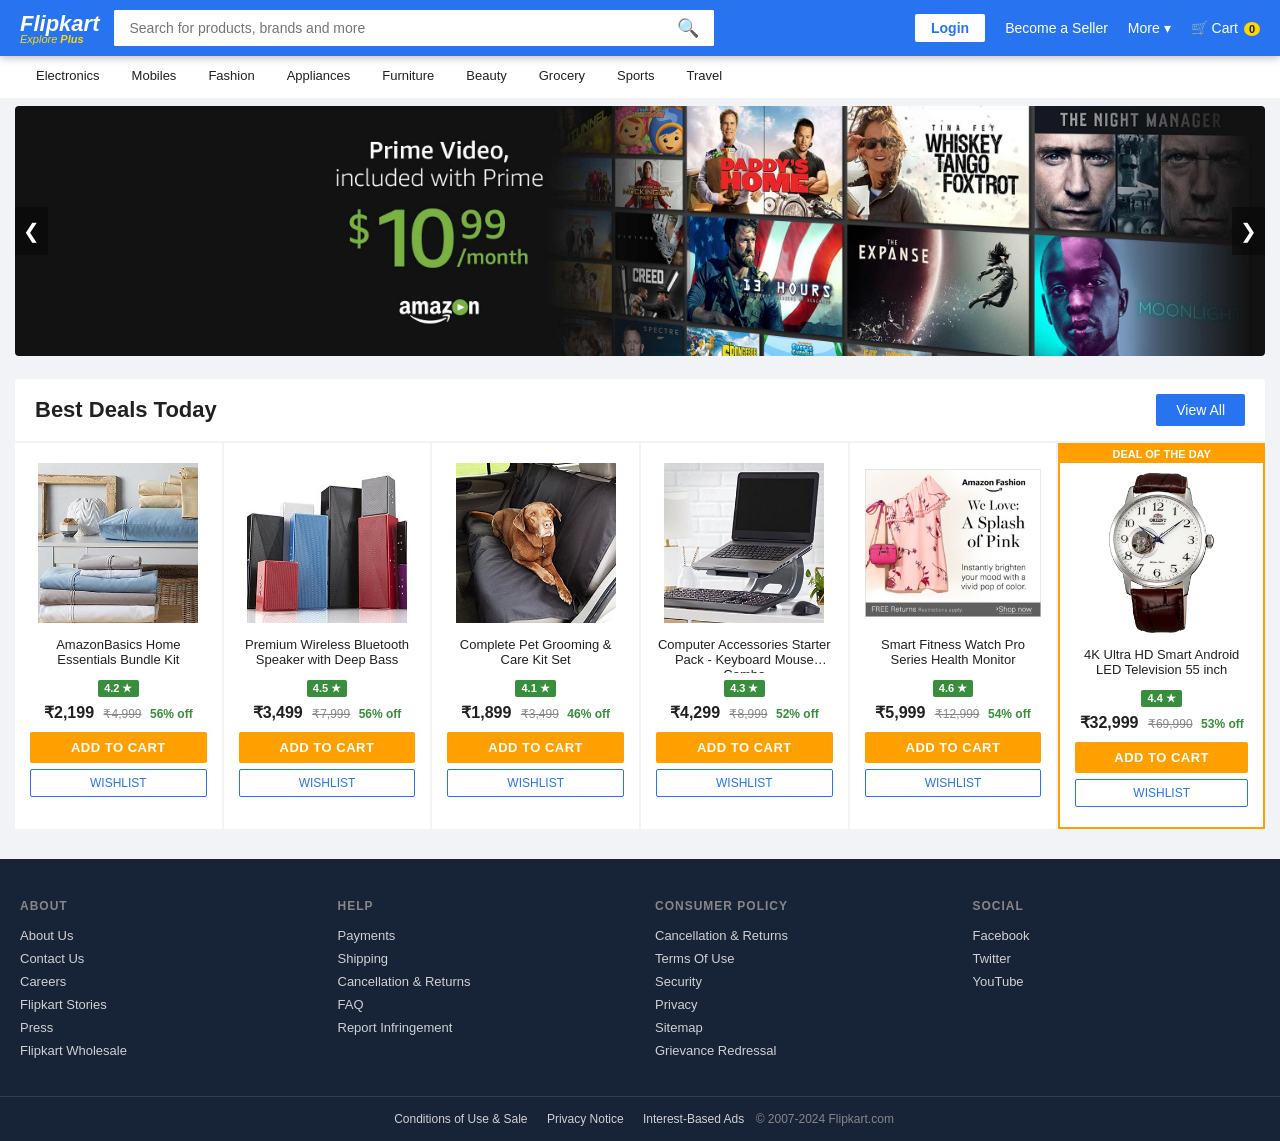
<file: webapp/index.html>
<!DOCTYPE html>
<html>
<head>
  <meta charset="utf-8">
  <meta name="viewport" content="width=device-width, initial-scale=1">
  <title>Flipkart - India's Fashion and Lifestyle Store</title>
  <link rel="stylesheet" href="css/style.css">
  <style>
    .hero-banner { background: linear-gradient(135deg,#2874f0 0%,#1a5dc8 100%); padding: 20px; text-align:center; color:#fff; margin-bottom:2px; }
    .hero-banner h1 { font-size:28px; margin-bottom:8px; }
    .hero-banner p  { font-size:15px; opacity:.85; }
  </style>
</head>
<body>

<!-- ===== HEADER ===== -->
<header>
  <div id="nav-belt">
    <div id="nav-logo">
      <a href="index.html" class="fk-logo">
        Flipkart
        <span>Explore <b>Plus</b></span>
      </a>
    </div>

    <div id="nav-search">
      <form onsubmit="return false;">
        <input type="text" id="search-input" placeholder="Search for products, brands and more">
        <button class="search-btn" type="submit">&#128269;</button>
      </form>
    </div>

    <div class="nav-links">
      <a href="#" class="login-btn" id="login-btn">Login</a>
      <a href="#">Become a Seller</a>
      <a href="#">More ▾</a>
      <a href="cart.html" class="cart-link" id="cart-link">
        &#128722; Cart <span class="cart-count" id="cart-count">0</span>
      </a>
    </div>
  </div>
</header>

<!-- ===== CATEGORY NAV ===== -->
<div id="cat-nav">
  <ul>
    <li><a href="#" id="cat-electronics">Electronics</a></li>
    <li><a href="#" id="cat-mobiles">Mobiles</a></li>
    <li><a href="#" id="cat-fashion">Fashion</a></li>
    <li><a href="#" id="cat-appliances">Appliances</a></li>
    <li><a href="#" id="cat-furniture">Furniture</a></li>
    <li><a href="#" id="cat-beauty">Beauty</a></li>
    <li><a href="#" id="cat-grocery">Grocery</a></li>
    <li><a href="#" id="cat-sports">Sports</a></li>
    <li><a href="#" id="cat-travel">Travel</a></li>
  </ul>
</div>

<!-- Cart Notification -->
<div id="cart-notification">Item added to cart!</div>

<!-- ===== BANNER CAROUSEL ===== -->
<div id="banner-section">
  <div class="container">
    <div class="fk-carousel" id="fk-carousel">
      <img src="img/slide_1.jpg" class="active" alt="Banner 1">
      <img src="img/slide_2.jpg" alt="Banner 2">
      <img src="img/slide_3.jpg" alt="Banner 3">
      <img src="img/slide_4.jpg" alt="Banner 4">
      <img src="img/slide_5.jpg" alt="Banner 5">
      <button class="carousel-btn prev" onclick="changeSlide(-1)">&#10094;</button>
      <button class="carousel-btn next" onclick="changeSlide(1)">&#10095;</button>
    </div>
  </div>
</div>

<!-- ===== PRODUCTS SECTION ===== -->
<div id="products-section">
  <div class="section-header">
    <h2>Best Deals Today</h2>
    <a href="#">View All</a>
  </div>

  <div class="products-grid" id="products-grid">

    <!-- Product 1 -->
    <div class="product-card" id="product-1">
      <img src="img/product_1.jpg" alt="Home Essentials">
      <div class="p-name">AmazonBasics Home Essentials Bundle Kit</div>
      <div><span class="p-rating">4.2 &#9733;</span></div>
      <div>
        <span class="p-price">&#8377;2,199</span>
        <span class="p-original">&#8377;4,999</span>
        <span class="p-discount">56% off</span>
      </div>
      <button class="btn-cart" id="add-to-cart-1"
        onclick="addToCart('AmazonBasics Home Essentials Bundle Kit','&#8377;2,199','img/product_1.jpg')">
        ADD TO CART
      </button>
      <button class="btn-wishlist">WISHLIST</button>
    </div>

    <!-- Product 2 -->
    <div class="product-card" id="product-2">
      <img src="img/product_2.jpg" alt="Bluetooth Speaker">
      <div class="p-name">Premium Wireless Bluetooth Speaker with Deep Bass</div>
      <div><span class="p-rating">4.5 &#9733;</span></div>
      <div>
        <span class="p-price">&#8377;3,499</span>
        <span class="p-original">&#8377;7,999</span>
        <span class="p-discount">56% off</span>
      </div>
      <button class="btn-cart" id="add-to-cart-2"
        onclick="addToCart('Premium Wireless Bluetooth Speaker','&#8377;3,499','img/product_2.jpg')">
        ADD TO CART
      </button>
      <button class="btn-wishlist">WISHLIST</button>
    </div>

    <!-- Product 3 -->
    <div class="product-card" id="product-3">
      <img src="img/product_3.jpg" alt="Pet Care">
      <div class="p-name">Complete Pet Grooming & Care Kit Set</div>
      <div><span class="p-rating">4.1 &#9733;</span></div>
      <div>
        <span class="p-price">&#8377;1,899</span>
        <span class="p-original">&#8377;3,499</span>
        <span class="p-discount">46% off</span>
      </div>
      <button class="btn-cart" id="add-to-cart-3"
        onclick="addToCart('Complete Pet Grooming & Care Kit Set','&#8377;1,899','img/product_3.jpg')">
        ADD TO CART
      </button>
      <button class="btn-wishlist">WISHLIST</button>
    </div>

    <!-- Product 4 -->
    <div class="product-card" id="product-4">
      <img src="img/product_4.jpg" alt="Computer Accessories">
      <div class="p-name">Computer Accessories Starter Pack - Keyboard Mouse Combo</div>
      <div><span class="p-rating">4.3 &#9733;</span></div>
      <div>
        <span class="p-price">&#8377;4,299</span>
        <span class="p-original">&#8377;8,999</span>
        <span class="p-discount">52% off</span>
      </div>
      <button class="btn-cart" id="add-to-cart-4"
        onclick="addToCart('Computer Accessories Starter Pack','&#8377;4,299','img/product_4.jpg')">
        ADD TO CART
      </button>
      <button class="btn-wishlist">WISHLIST</button>
    </div>

    <!-- Product 5 -->
    <div class="product-card" id="product-5">
      <img src="img/product_5.jpg" alt="Smart Watch">
      <div class="p-name">Smart Fitness Watch Pro Series Health Monitor</div>
      <div><span class="p-rating">4.6 &#9733;</span></div>
      <div>
        <span class="p-price">&#8377;5,999</span>
        <span class="p-original">&#8377;12,999</span>
        <span class="p-discount">54% off</span>
      </div>
      <button class="btn-cart" id="add-to-cart-5"
        onclick="addToCart('Smart Fitness Watch Pro Series','&#8377;5,999','img/product_5.jpg')">
        ADD TO CART
      </button>
      <button class="btn-wishlist">WISHLIST</button>
    </div>

    <!-- Product 6 - Deal -->
    <div class="product-card" id="product-6" style="border:2px solid #ff9f00;">
      <div style="background:#ff9f00;color:#fff;font-size:11px;font-weight:700;padding:3px 8px;margin:-20px -15px 10px;text-align:center;">DEAL OF THE DAY</div>
      <img src="img/product_6.jpg" alt="4K TV">
      <div class="p-name">4K Ultra HD Smart Android LED Television 55 inch</div>
      <div><span class="p-rating">4.4 &#9733;</span></div>
      <div>
        <span class="p-price">&#8377;32,999</span>
        <span class="p-original">&#8377;69,990</span>
        <span class="p-discount">53% off</span>
      </div>
      <button class="btn-cart" id="add-to-cart-6"
        onclick="addToCart('4K Ultra HD Smart Android LED TV 55 inch','&#8377;32,999','img/product_6.jpg')">
        ADD TO CART
      </button>
      <button class="btn-wishlist">WISHLIST</button>
    </div>

  </div>
</div>

<!-- ===== FOOTER ===== -->
<footer>
  <div class="footer-top">
    <div class="footer-col">
      <h4>About</h4>
      <a href="#">About Us</a>
      <a href="#">Contact Us</a>
      <a href="#">Careers</a>
      <a href="#">Flipkart Stories</a>
      <a href="#">Press</a>
      <a href="#">Flipkart Wholesale</a>
    </div>
    <div class="footer-col">
      <h4>Help</h4>
      <a href="#">Payments</a>
      <a href="#">Shipping</a>
      <a href="#">Cancellation & Returns</a>
      <a href="#">FAQ</a>
      <a href="#">Report Infringement</a>
    </div>
    <div class="footer-col">
      <h4>Consumer Policy</h4>
      <a href="#">Cancellation & Returns</a>
      <a href="#">Terms Of Use</a>
      <a href="#">Security</a>
      <a href="#">Privacy</a>
      <a href="#">Sitemap</a>
      <a href="#">Grievance Redressal</a>
    </div>
    <div class="footer-col">
      <h4>Social</h4>
      <a href="#">Facebook</a>
      <a href="#">Twitter</a>
      <a href="#">YouTube</a>
    </div>
  </div>
  <div class="footer-bottom">
    <a href="#">Conditions of Use & Sale</a>
    <a href="#">Privacy Notice</a>
    <a href="#">Interest-Based Ads</a>
    &copy; 2007-2024 Flipkart.com
  </div>
</footer>

<script>
  // ---- Cart ----
  function getCart() { try { return JSON.parse(localStorage.getItem('fk_cart') || '[]'); } catch(e) { return []; } }
  function saveCart(c) { localStorage.setItem('fk_cart', JSON.stringify(c)); updateCartCount(); }
  function updateCartCount() {
    var c = getCart(), n = c.reduce(function(s,i){ return s+i.qty; }, 0);
    document.getElementById('cart-count').textContent = n;
  }
  function addToCart(name, price, img) {
    var c = getCart(), ex = c.find(function(i){ return i.name===name; });
    if (ex) ex.qty++; else c.push({name:name, price:price, img:img, qty:1});
    saveCart(c);
    var n = document.getElementById('cart-notification');
    n.style.display = 'block';
    setTimeout(function(){ n.style.display='none'; }, 2000);
  }
  updateCartCount();

  // ---- Carousel ----
  var slideIndex = 0;
  function changeSlide(dir) {
    var imgs = document.querySelectorAll('#fk-carousel img');
    imgs[slideIndex].classList.remove('active');
    slideIndex = (slideIndex + dir + imgs.length) % imgs.length;
    imgs[slideIndex].classList.add('active');
  }
  setInterval(function(){ changeSlide(1); }, 4000);
</script>
</body>
</html>
</file>
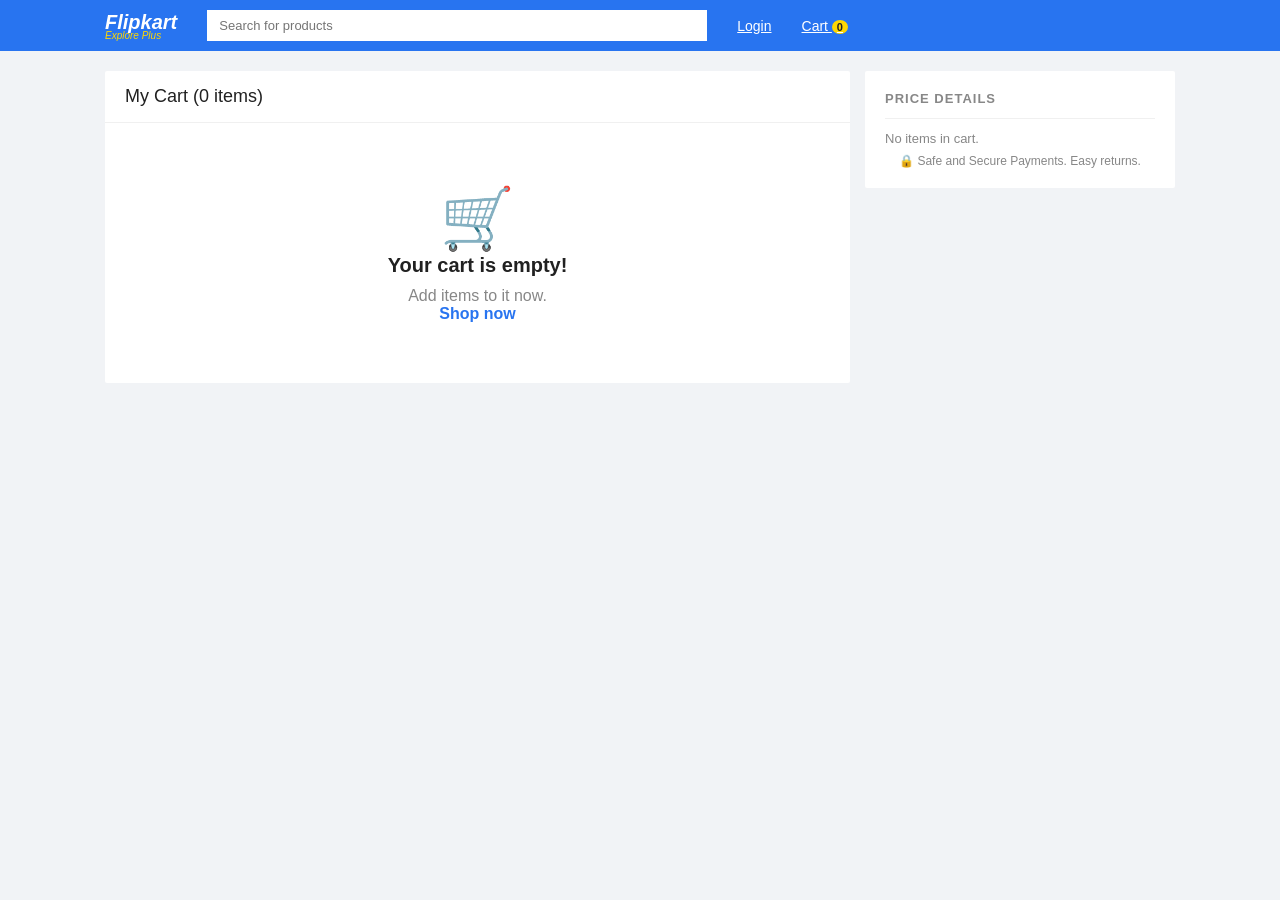
<file: webapp/cart.html>
<!DOCTYPE html>
<html>
<head>
  <meta charset="utf-8">
  <meta name="viewport" content="width=device-width, initial-scale=1">
  <title>Flipkart - My Cart</title>
  <link rel="stylesheet" href="css/style.css">
  <style>
    body { background:#f1f3f6; }
    .cart-page { max-width:1100px; margin:20px auto; padding:0 15px; display:flex; gap:15px; }
    .cart-main { flex:1; }
    .cart-sidebar { width:310px; }
    .cart-box { background:#fff; border-radius:2px; margin-bottom:10px; }
    .cart-header { padding:15px 20px; border-bottom:1px solid #f0f0f0; font-size:18px; font-weight:500; color:#212121; }
    .cart-item { display:flex; gap:15px; padding:18px 20px; border-bottom:1px solid #f0f0f0; align-items:flex-start; }
    .cart-item img { width:96px; height:96px; object-fit:contain; border:1px solid #f0f0f0; }
    .cart-item-info { flex:1; }
    .cart-item-name { font-size:16px; color:#212121; margin-bottom:4px; }
    .cart-item-seller { font-size:12px; color:#878787; margin-bottom:8px; }
    .cart-item-price { font-size:18px; font-weight:700; color:#212121; }
    .cart-item-original { font-size:13px; color:#878787; text-decoration:line-through; margin-left:6px; }
    .cart-item-discount { font-size:13px; color:#388e3c; font-weight:600; margin-left:4px; }
    .qty-row { display:flex; align-items:center; gap:8px; margin-top:12px; }
    .qty-btn { width:32px; height:32px; border-radius:50%; border:1px solid #c2c2c2; background:#fff; font-size:18px; cursor:pointer; display:flex; align-items:center; justify-content:center; }
    .qty-btn:hover { background:#f0f0f0; }
    .qty-val { font-size:16px; min-width:24px; text-align:center; font-weight:500; }
    .remove-btn { color:#2874f0; font-size:14px; cursor:pointer; background:none; border:none; margin-left:16px; }
    .remove-btn:hover { text-decoration:underline; }
    .empty-msg { text-align:center; padding:60px 20px; }
    .empty-msg p { color:#878787; font-size:16px; margin-top:10px; }
    .empty-msg a { color:#2874f0; font-weight:700; text-decoration:none; }
    .summary-box { background:#fff; border-radius:2px; padding:20px; }
    .summary-title { font-size:13px; font-weight:700; color:#878787; text-transform:uppercase; letter-spacing:1px; padding-bottom:12px; border-bottom:1px solid #f0f0f0; margin-bottom:12px; }
    .summary-row { display:flex; justify-content:space-between; padding:7px 0; font-size:14px; color:#212121; }
    .summary-row.discount { color:#388e3c; }
    .summary-row.total { font-size:16px; font-weight:700; border-top:1px dashed #e0e0e0; margin-top:8px; padding-top:12px; }
    .summary-savings { color:#388e3c; font-size:13px; margin-top:8px; padding-top:8px; border-top:1px solid #f0f0f0; }
    .btn-checkout { background:#fb641b; color:#fff; width:100%; padding:14px; border:none; border-radius:2px; font-size:16px; font-weight:700; cursor:pointer; margin-top:16px; letter-spacing:.5px; }
    .btn-checkout:hover { background:#e05a18; }
    .secure-info { text-align:center; font-size:12px; color:#878787; margin-top:8px; }
    .cart-page-header { background:#2874f0; padding:10px 0; margin-bottom:0; }
    .cart-page-header-inner { max-width:1100px; margin:0 auto; padding:0 15px; display:flex; align-items:center; gap:30px; }
    .cart-page-header-inner .fk-logo { color:#fff; font-size:20px; font-weight:700; text-decoration:none; font-style:italic; }
    .cart-page-header-inner .fk-logo span { color:#FFD700; font-size:10px; font-weight:400; display:block; margin-top:-4px; }
  </style>
</head>
<body>

<div class="cart-page-header">
  <div class="cart-page-header-inner">
    <a href="index.html" class="fk-logo">Flipkart<span>Explore Plus</span></a>
    <div style="flex:1; max-width:500px; background:#fff; border-radius:2px; display:flex;">
      <input type="text" placeholder="Search for products" style="flex:1;border:none;padding:8px 12px;font-size:13px;outline:none;">
    </div>
    <a href="#" style="color:#fff;font-size:14px;">Login</a>
    <a href="cart.html" style="color:#fff;font-size:14px;">Cart <span id="cart-count-hdr" style="background:#FFD700;color:#212121;padding:1px 5px;border-radius:50%;font-weight:700;font-size:11px;">0</span></a>
  </div>
</div>

<div class="cart-page">
  <div class="cart-main">
    <div class="cart-box">
      <div class="cart-header">My Cart (<span id="item-count">0</span> items)</div>
      <div id="cart-items-container"></div>
      <div id="place-order-bar" style="display:none;padding:15px 20px;text-align:right;background:#f9f9f9;">
        <button class="btn-checkout" style="width:auto;padding:14px 40px;" onclick="window.location='checkout.html'">
          PLACE ORDER
        </button>
      </div>
    </div>
  </div>

  <div class="cart-sidebar">
    <div class="summary-box">
      <div class="summary-title">Price Details</div>
      <div id="summary-content"></div>
      <button class="btn-checkout" id="proceed-to-checkout" onclick="window.location='checkout.html'">
        PLACE ORDER
      </button>
      <div class="secure-info">&#128274; Safe and Secure Payments. Easy returns.</div>
    </div>
  </div>
</div>

<script>
  function getCart() { try { return JSON.parse(localStorage.getItem('fk_cart') || '[]'); } catch(e) { return []; } }
  function saveCart(c) { localStorage.setItem('fk_cart', JSON.stringify(c)); }
  function parsePrice(p) { return parseFloat(String(p).replace(/[^0-9.]/g,'')) || 0; }

  function renderCart() {
    var cart = getCart();
    var totalQty = cart.reduce(function(s,i){ return s+i.qty; }, 0);
    document.getElementById('item-count').textContent = totalQty;
    document.getElementById('cart-count-hdr').textContent = totalQty;

    var container = document.getElementById('cart-items-container');
    if (cart.length === 0) {
      container.innerHTML = '<div class="empty-msg"><div style="font-size:60px;">&#128722;</div><h3 style="font-size:20px;color:#212121;">Your cart is empty!</h3><p>Add items to it now.<br><a href="index.html">Shop now</a></p></div>';
      document.getElementById('summary-content').innerHTML = '<p style="color:#878787;font-size:13px;">No items in cart.</p>';
      document.getElementById('proceed-to-checkout').style.display = 'none';
      document.getElementById('place-order-bar').style.display = 'none';
      return;
    }

    var html = '', subtotal = 0, originalTotal = 0;
    cart.forEach(function(item, idx) {
      var price = parsePrice(item.price);
      var orig  = Math.round(price * 2.1);
      var total = price * item.qty;
      subtotal += total;
      originalTotal += orig * item.qty;
      html += '<div class="cart-item" id="row-'+idx+'">' +
        '<img src="'+item.img+'" alt="'+item.name+'">' +
        '<div class="cart-item-info">' +
          '<div class="cart-item-name">'+item.name+'</div>' +
          '<div class="cart-item-seller">Seller: RetailNet &#9733;&#9733;&#9733;&#9733;</div>' +
          '<div>' +
            '<span class="cart-item-price">'+item.price+'</span>' +
            '<span class="cart-item-original">&#8377;'+orig+'</span>' +
            '<span class="cart-item-discount">'+Math.round((1-price/orig)*100)+'% off</span>' +
          '</div>' +
          '<div class="qty-row">' +
            '<button class="qty-btn" onclick="changeQty('+idx+',-1)">&#8722;</button>' +
            '<span class="qty-val" id="qty-'+idx+'">'+item.qty+'</span>' +
            '<button class="qty-btn" onclick="changeQty('+idx+',1)">+</button>' +
            '<button class="remove-btn" onclick="removeItem('+idx+')">REMOVE</button>' +
          '</div>' +
        '</div>' +
        '<div style="font-weight:700;color:#212121;font-size:16px;min-width:80px;text-align:right;">&#8377;'+total.toLocaleString('en-IN')+'</div>' +
      '</div>';
    });
    container.innerHTML = html;

    var discount = originalTotal - subtotal;
    var delivery = subtotal > 500 ? 0 : 40;
    var total    = subtotal + delivery;

    document.getElementById('summary-content').innerHTML =
      '<div class="summary-row"><span>Price ('+totalQty+' item'+( totalQty>1?'s':'')+')</span><span>&#8377;'+originalTotal.toLocaleString('en-IN')+'</span></div>' +
      '<div class="summary-row discount"><span>Discount</span><span>- &#8377;'+discount.toLocaleString('en-IN')+'</span></div>' +
      '<div class="summary-row"><span>Delivery Charges</span><span>'+(delivery===0?'<span style="color:#388e3c;">FREE</span>':'&#8377;'+delivery)+'</span></div>' +
      '<div class="summary-row total"><span>Total Amount</span><span id="order-total">&#8377;'+total.toLocaleString('en-IN')+'</span></div>' +
      '<div class="summary-savings">You will save &#8377;'+discount.toLocaleString('en-IN')+' on this order</div>';

    document.getElementById('proceed-to-checkout').style.display = 'block';
    document.getElementById('place-order-bar').style.display = 'block';
  }

  function changeQty(idx, d) {
    var c = getCart(); c[idx].qty = Math.max(1, c[idx].qty + d);
    saveCart(c); renderCart();
  }
  function removeItem(idx) {
    var c = getCart(); c.splice(idx, 1);
    saveCart(c); renderCart();
  }
  renderCart();
</script>
</body>
</html>
</file>
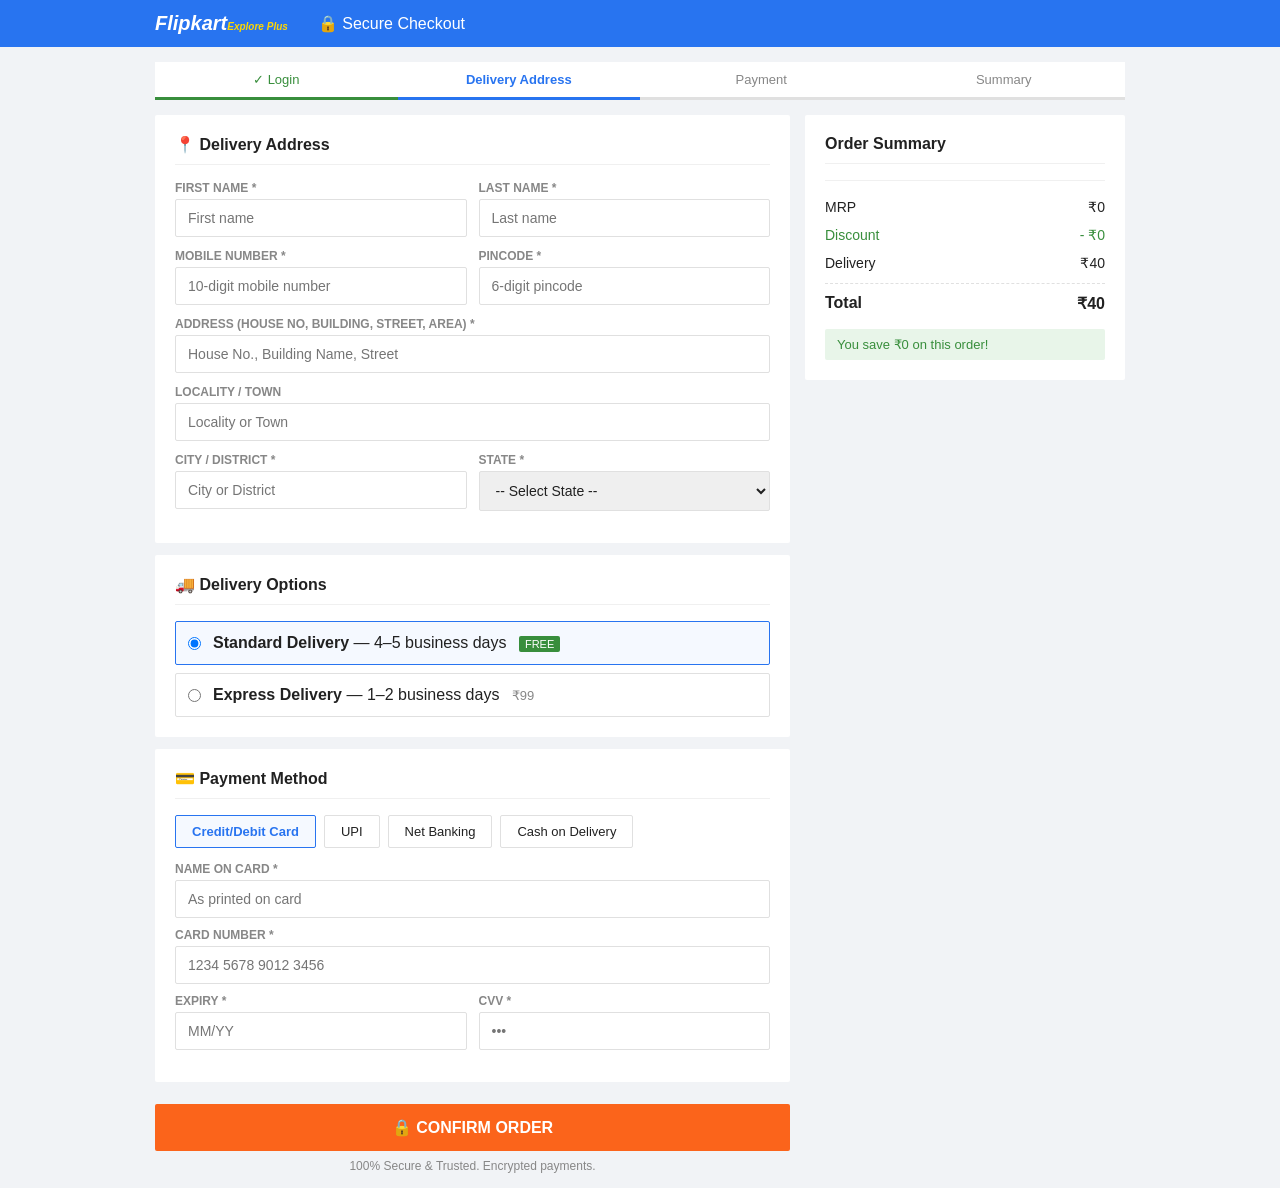
<file: webapp/checkout.html>
<!DOCTYPE html>
<html>
<head>
  <meta charset="utf-8">
  <meta name="viewport" content="width=device-width, initial-scale=1">
  <title>Flipkart - Secure Checkout</title>
  <link rel="stylesheet" href="css/style.css">
  <style>
    body { background:#f1f3f6; }
    .ck-header { background:#2874f0; padding:12px 0; }
    .ck-header-inner { max-width:1000px; margin:0 auto; padding:0 15px; display:flex; align-items:center; gap:20px; }
    .ck-header-inner .fk-logo { color:#fff; font-size:20px; font-weight:700; text-decoration:none; font-style:italic; }
    .ck-header-inner .fk-logo span { color:#FFD700; font-size:10px; }
    .ck-title { color:#fff; font-size:16px; margin-left:10px; }
    .steps { display:flex; max-width:1000px; margin:15px auto 0; padding:0 15px; }
    .step { flex:1; text-align:center; padding:10px; background:#fff; font-size:13px; color:#878787; border-bottom:3px solid #e0e0e0; }
    .step.active { color:#2874f0; border-bottom-color:#2874f0; font-weight:700; }
    .step.done   { color:#388e3c; border-bottom-color:#388e3c; }
    .ck-wrap { max-width:1000px; margin:15px auto; padding:0 15px; display:flex; gap:15px; }
    .ck-left  { flex:1; }
    .ck-right { width:320px; }
    .ck-box { background:#fff; border-radius:2px; margin-bottom:12px; padding:20px; }
    .ck-box h3 { font-size:16px; font-weight:600; color:#212121; margin-bottom:16px; padding-bottom:10px; border-bottom:1px solid #f0f0f0; }
    .form-row { display:flex; gap:12px; margin-bottom:12px; }
    .form-group { flex:1; }
    .form-group label { font-size:12px; font-weight:700; color:#878787; display:block; margin-bottom:4px; text-transform:uppercase; }
    .form-group input, .form-group select {
      width:100%; padding:10px 12px; border:1px solid #e0e0e0; border-radius:2px;
      font-size:14px; outline:none; color:#212121;
    }
    .form-group input:focus, .form-group select:focus { border-color:#2874f0; }
    .delivery-opts { display:flex; flex-direction:column; gap:8px; }
    .delivery-opt { display:flex; align-items:center; gap:12px; padding:12px; border:1px solid #e0e0e0; border-radius:2px; cursor:pointer; }
    .delivery-opt.selected { border-color:#2874f0; background:#f5f9ff; }
    .delivery-opt label { cursor:pointer; font-size:14px; color:#212121; }
    .delivery-opt .d-tag { background:#388e3c; color:#fff; font-size:11px; padding:2px 6px; border-radius:2px; margin-left:8px; }
    .pay-opts { display:flex; gap:8px; flex-wrap:wrap; margin-bottom:14px; }
    .pay-opt { padding:8px 16px; border:1px solid #e0e0e0; border-radius:2px; cursor:pointer; font-size:13px; }
    .pay-opt.active { border-color:#2874f0; background:#f5f9ff; color:#2874f0; font-weight:700; }
    #form-error { display:none; background:#fff3f3; color:#c00; border:1px solid #c00; border-radius:2px; padding:10px 14px; font-size:13px; margin-bottom:12px; }
    .btn-place { background:#fb641b; color:#fff; width:100%; padding:14px; border:none; border-radius:2px; font-size:16px; font-weight:700; cursor:pointer; margin-top:10px; }
    .btn-place:hover { background:#e05a18; }
    .secure-note { text-align:center; font-size:12px; color:#878787; margin-top:8px; }
    .summary-item { display:flex; gap:10px; margin-bottom:12px; align-items:center; }
    .summary-item img { width:56px; height:56px; object-fit:contain; border:1px solid #f0f0f0; }
    .summary-item-name { flex:1; font-size:13px; color:#212121; }
    .summary-item-price { font-size:14px; font-weight:700; color:#212121; }
    .price-row { display:flex; justify-content:space-between; padding:6px 0; font-size:14px; }
    .price-row.total { font-weight:700; font-size:16px; border-top:1px dashed #e0e0e0; margin-top:6px; padding-top:10px; }
    .price-row.discount { color:#388e3c; }
    .savings-note { background:#e8f5e9; color:#388e3c; font-size:13px; padding:8px 12px; border-radius:2px; margin-top:10px; }
  </style>
</head>
<body>

<div class="ck-header">
  <div class="ck-header-inner">
    <a href="index.html" class="fk-logo">Flipkart<span>Explore Plus</span></a>
    <span class="ck-title">&#128274; Secure Checkout</span>
  </div>
</div>

<div class="steps">
  <div class="step done">&#10003; Login</div>
  <div class="step active">Delivery Address</div>
  <div class="step">Payment</div>
  <div class="step">Summary</div>
</div>

<div class="ck-wrap" id="checkout-wrapper">

  <!-- LEFT: Form -->
  <div class="ck-left">
    <div id="form-error">Please fill in all required fields correctly.</div>

    <!-- Delivery Address -->
    <div class="ck-box">
      <h3>&#128205; Delivery Address</h3>
      <div class="form-row">
        <div class="form-group">
          <label>First Name *</label>
          <input type="text" id="first-name" placeholder="First name">
        </div>
        <div class="form-group">
          <label>Last Name *</label>
          <input type="text" id="last-name" placeholder="Last name">
        </div>
      </div>
      <div class="form-row">
        <div class="form-group">
          <label>Mobile Number *</label>
          <input type="text" id="phone" placeholder="10-digit mobile number" maxlength="10">
        </div>
        <div class="form-group">
          <label>Pincode *</label>
          <input type="text" id="zip" placeholder="6-digit pincode" maxlength="6">
        </div>
      </div>
      <div class="form-group" style="margin-bottom:12px;">
        <label>Address (House No, Building, Street, Area) *</label>
        <input type="text" id="address1" placeholder="House No., Building Name, Street">
      </div>
      <div class="form-group" style="margin-bottom:12px;">
        <label>Locality / Town</label>
        <input type="text" id="address2" placeholder="Locality or Town">
      </div>
      <div class="form-row">
        <div class="form-group">
          <label>City / District *</label>
          <input type="text" id="city" placeholder="City or District">
        </div>
        <div class="form-group">
          <label>State *</label>
          <select id="state">
            <option value="">-- Select State --</option>
            <option value="AP">Andhra Pradesh</option>
            <option value="AR">Arunachal Pradesh</option>
            <option value="AS">Assam</option>
            <option value="BR">Bihar</option>
            <option value="CT">Chhattisgarh</option>
            <option value="DL">Delhi</option>
            <option value="GA">Goa</option>
            <option value="GJ">Gujarat</option>
            <option value="HR">Haryana</option>
            <option value="HP">Himachal Pradesh</option>
            <option value="JH">Jharkhand</option>
            <option value="KA">Karnataka</option>
            <option value="KL">Kerala</option>
            <option value="MP">Madhya Pradesh</option>
            <option value="MH">Maharashtra</option>
            <option value="MN">Manipur</option>
            <option value="ML">Meghalaya</option>
            <option value="MZ">Mizoram</option>
            <option value="NL">Nagaland</option>
            <option value="OD">Odisha</option>
            <option value="PB">Punjab</option>
            <option value="RJ">Rajasthan</option>
            <option value="SK">Sikkim</option>
            <option value="TN">Tamil Nadu</option>
            <option value="TG">Telangana</option>
            <option value="TR">Tripura</option>
            <option value="UP">Uttar Pradesh</option>
            <option value="UK">Uttarakhand</option>
            <option value="WB">West Bengal</option>
          </select>
        </div>
      </div>
    </div>

    <!-- Delivery Option -->
    <div class="ck-box">
      <h3>&#128666; Delivery Options</h3>
      <div class="delivery-opts">
        <label class="delivery-opt selected" onclick="selectDelivery(this,'standard')">
          <input type="radio" name="delivery" id="delivery-standard" value="standard" checked>
          <div>
            <strong>Standard Delivery</strong> — 4–5 business days
            <span class="d-tag">FREE</span>
          </div>
        </label>
        <label class="delivery-opt" onclick="selectDelivery(this,'express')">
          <input type="radio" name="delivery" id="delivery-express" value="express">
          <div>
            <strong>Express Delivery</strong> — 1–2 business days
            <span style="color:#878787;font-size:13px;margin-left:8px;">&#8377;99</span>
          </div>
        </label>
      </div>
    </div>

    <!-- Payment -->
    <div class="ck-box">
      <h3>&#128179; Payment Method</h3>
      <div class="pay-opts">
        <div class="pay-opt active" id="pay-card" onclick="selectPay('card')">Credit/Debit Card</div>
        <div class="pay-opt" id="pay-upi"  onclick="selectPay('upi')">UPI</div>
        <div class="pay-opt" id="pay-netb" onclick="selectPay('netb')">Net Banking</div>
        <div class="pay-opt" id="pay-cod"  onclick="selectPay('cod')">Cash on Delivery</div>
      </div>

      <div id="card-section">
        <div class="form-group" style="margin-bottom:10px;">
          <label>Name on Card *</label>
          <input type="text" id="card-name" placeholder="As printed on card">
        </div>
        <div class="form-group" style="margin-bottom:10px;">
          <label>Card Number *</label>
          <input type="text" id="card-number" placeholder="1234 5678 9012 3456" maxlength="19">
        </div>
        <div class="form-row">
          <div class="form-group">
            <label>Expiry *</label>
            <input type="text" id="card-expiry" placeholder="MM/YY" maxlength="5">
          </div>
          <div class="form-group">
            <label>CVV *</label>
            <input type="password" id="card-cvv" placeholder="•••" maxlength="4">
          </div>
        </div>
      </div>

      <div id="upi-section" style="display:none;">
        <div class="form-group">
          <label>UPI ID *</label>
          <input type="text" id="upi-id" placeholder="yourname@upi">
        </div>
      </div>
    </div>

    <button class="btn-place" id="place-order-btn" onclick="placeOrder()">
      &#128274; CONFIRM ORDER
    </button>
    <div class="secure-note">100% Secure &amp; Trusted. Encrypted payments.</div>
  </div>

  <!-- RIGHT: Summary -->
  <div class="ck-right">
    <div class="ck-box">
      <h3>Order Summary</h3>
      <div id="checkout-items"></div>
      <hr style="border:none;border-top:1px solid #f0f0f0;margin:12px 0;">
      <div id="checkout-pricing"></div>
    </div>
  </div>

</div>

<script>
  function getCart() { try { return JSON.parse(localStorage.getItem('fk_cart') || '[]'); } catch(e) { return []; } }
  function parsePrice(p) { return parseFloat(String(p).replace(/[^0-9.]/g,'')) || 0; }

  function selectDelivery(el, val) {
    document.querySelectorAll('.delivery-opt').forEach(function(o){ o.classList.remove('selected'); });
    el.classList.add('selected');
  }
  function selectPay(type) {
    ['card','upi','netb','cod'].forEach(function(t){
      document.getElementById('pay-'+t).classList.remove('active');
    });
    document.getElementById('pay-'+type).classList.add('active');
    document.getElementById('card-section').style.display = (type==='card') ? 'block' : 'none';
    document.getElementById('upi-section').style.display  = (type==='upi')  ? 'block' : 'none';
  }

  function renderSummary() {
    var cart = getCart(), subtotal = 0, origTotal = 0, html = '';
    cart.forEach(function(item){
      var p = parsePrice(item.price), o = Math.round(p*2.1), t = p*item.qty;
      subtotal += t; origTotal += o*item.qty;
      html += '<div class="summary-item">' +
        '<img src="'+item.img+'" alt="'+item.name+'">' +
        '<div class="summary-item-name">'+item.name+'<br><small style="color:#878787;">Qty: '+item.qty+'</small></div>' +
        '<div class="summary-item-price">&#8377;'+t.toLocaleString('en-IN')+'</div>' +
      '</div>';
    });
    document.getElementById('checkout-items').innerHTML = html;
    var discount = origTotal - subtotal;
    var delivery = subtotal > 500 ? 0 : 40;
    var total = subtotal + delivery;
    document.getElementById('checkout-pricing').innerHTML =
      '<div class="price-row"><span>MRP</span><span>&#8377;'+origTotal.toLocaleString('en-IN')+'</span></div>' +
      '<div class="price-row discount"><span>Discount</span><span>- &#8377;'+discount.toLocaleString('en-IN')+'</span></div>' +
      '<div class="price-row"><span>Delivery</span><span>'+(delivery===0?'<span style="color:#388e3c">FREE</span>':'&#8377;'+delivery)+'</span></div>' +
      '<div class="price-row total"><span>Total</span><span id="final-total">&#8377;'+total.toLocaleString('en-IN')+'</span></div>' +
      '<div class="savings-note">You save &#8377;'+discount.toLocaleString('en-IN')+' on this order!</div>';
  }

  function placeOrder() {
    var err = false;
    ['first-name','last-name','address1','city','state','zip','phone'].forEach(function(id){
      var el = document.getElementById(id);
      if (!el.value.trim()) { el.style.borderColor='#c00'; err=true; }
      else el.style.borderColor='#e0e0e0';
    });
    var activePayId = document.querySelector('.pay-opt.active').id;
    if (activePayId === 'pay-card') {
      ['card-name','card-number','card-expiry','card-cvv'].forEach(function(id){
        var el = document.getElementById(id);
        if (!el.value.trim()) { el.style.borderColor='#c00'; err=true; }
        else el.style.borderColor='#e0e0e0';
      });
    }
    if (err) { document.getElementById('form-error').style.display='block'; window.scrollTo(0,0); return; }
    document.getElementById('form-error').style.display='none';

    var cart = getCart();
    var subtotal = cart.reduce(function(s,i){ return s+parsePrice(i.price)*i.qty; }, 0);
    var delivery = subtotal > 500 ? 0 : 40;
    var total = subtotal + delivery;
    var orderId = 'FK' + Date.now();
    var deliveryOpt = document.querySelector('input[name=delivery]:checked').value;

    var orderData = {
      orderId: orderId,
      items: cart,
      subtotal: subtotal,
      total: total,
      delivery: deliveryOpt,
      name: document.getElementById('first-name').value + ' ' + document.getElementById('last-name').value,
      address: document.getElementById('address1').value + ', ' + document.getElementById('city').value + ', ' + document.getElementById('state').value + ' - ' + document.getElementById('zip').value,
      phone: document.getElementById('phone').value,
      date: new Date().toLocaleDateString('en-IN',{year:'numeric',month:'long',day:'numeric'})
    };
    localStorage.setItem('fk_last_order', JSON.stringify(orderData));
    localStorage.removeItem('fk_cart');
    window.location = 'confirmation.html';
  }

  // Card formatting
  document.getElementById('card-number').addEventListener('input', function(){
    var v = this.value.replace(/\D/g,'').substring(0,16);
    this.value = v.replace(/(.{4})/g,'$1 ').trim();
  });
  document.getElementById('card-expiry').addEventListener('input', function(){
    var v = this.value.replace(/\D/g,'');
    if (v.length>=2) v = v.substring(0,2)+'/'+v.substring(2,4);
    this.value = v;
  });

  renderSummary();
</script>
</body>
</html>
</file>
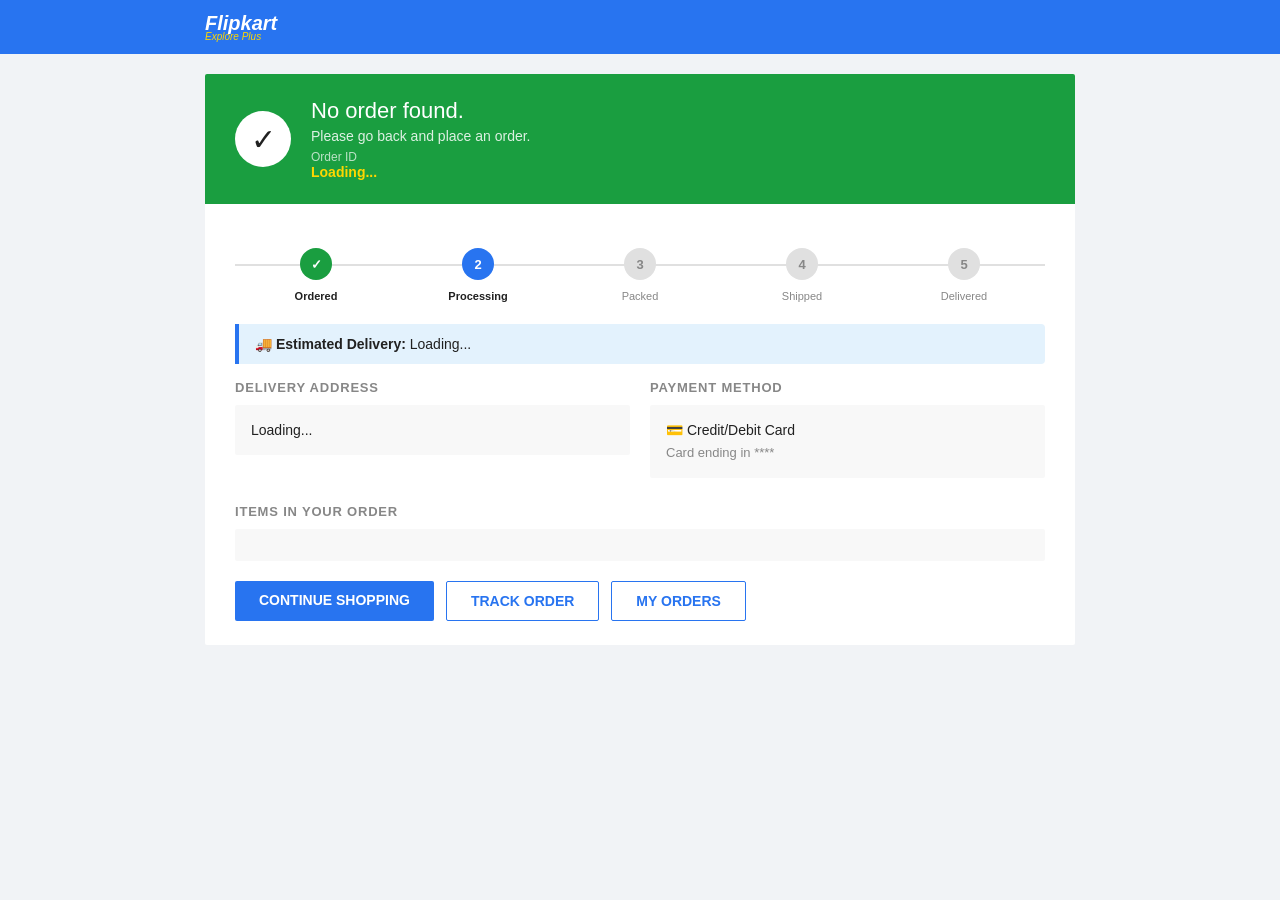
<file: webapp/confirmation.html>
<!DOCTYPE html>
<html>
<head>
  <meta charset="utf-8">
  <meta name="viewport" content="width=device-width, initial-scale=1">
  <title>Flipkart - Order Confirmed!</title>
  <link rel="stylesheet" href="css/style.css">
  <style>
    body { background:#f1f3f6; }
    .conf-header { background:#2874f0; padding:12px 0; }
    .conf-header-inner { max-width:900px; margin:0 auto; padding:0 15px; display:flex; align-items:center; gap:20px; }
    .conf-header-inner .fk-logo { color:#fff; font-size:20px; font-weight:700; font-style:italic; text-decoration:none; }
    .conf-header-inner .fk-logo span { color:#FFD700; font-size:10px; font-weight:400; display:block; margin-top:-4px; }
    .conf-wrap { max-width:900px; margin:20px auto; padding:0 15px; }
    .conf-box { background:#fff; border-radius:2px; margin-bottom:12px; }
    .conf-banner { background:#1a9e40; padding:24px 30px; display:flex; align-items:center; gap:20px; border-radius:2px 2px 0 0; }
    .conf-icon { width:56px; height:56px; background:#fff; border-radius:50%; display:flex; align-items:center; justify-content:center; font-size:30px; flex-shrink:0; }
    .conf-text h2 { color:#fff; font-size:22px; font-weight:500; margin-bottom:4px; }
    .conf-text p  { color:rgba(255,255,255,.85); font-size:14px; }
    .conf-text .order-id-label { color:rgba(255,255,255,.7); font-size:12px; margin-top:6px; }
    .conf-text .order-id-val   { color:#FFD700; font-size:14px; font-weight:700; }
    .conf-body { padding:24px 30px; }
    .conf-body h4 { font-size:13px; font-weight:700; color:#878787; text-transform:uppercase; letter-spacing:.8px; margin-bottom:10px; }
    .info-block { background:#f8f8f8; border-radius:2px; padding:14px 16px; font-size:14px; color:#212121; margin-bottom:16px; line-height:1.6; }
    .track-steps { display:flex; margin:20px 0; position:relative; }
    .track-steps::before { content:''; position:absolute; top:16px; left:0; right:0; height:2px; background:#e0e0e0; }
    .track-step { flex:1; text-align:center; position:relative; }
    .track-dot { width:32px; height:32px; border-radius:50%; background:#e0e0e0; margin:0 auto 6px; display:flex; align-items:center; justify-content:center; font-size:13px; font-weight:700; color:#878787; position:relative; z-index:1; }
    .track-step.done .track-dot   { background:#1a9e40; color:#fff; }
    .track-step.active .track-dot { background:#2874f0; color:#fff; }
    .track-step label { font-size:11px; color:#878787; }
    .track-step.done label, .track-step.active label { color:#212121; font-weight:600; }
    .order-item { display:flex; gap:12px; padding:14px 0; border-bottom:1px solid #f0f0f0; align-items:center; }
    .order-item:last-child { border-bottom:none; }
    .order-item img { width:72px; height:72px; object-fit:contain; border:1px solid #f0f0f0; }
    .order-item-name  { flex:1; font-size:14px; color:#212121; }
    .order-item-price { font-size:15px; font-weight:700; color:#212121; }
    .price-row { display:flex; justify-content:space-between; padding:6px 0; font-size:14px; }
    .price-row.total { font-weight:700; font-size:16px; border-top:2px solid #2874f0; margin-top:6px; padding-top:10px; color:#2874f0; }
    .estimated-box { background:#e3f2fd; border-left:4px solid #2874f0; padding:12px 16px; border-radius:0 4px 4px 0; margin-bottom:16px; font-size:14px; }
    .btn-row { display:flex; gap:12px; flex-wrap:wrap; margin-top:20px; }
    .btn-primary-fk   { background:#2874f0; color:#fff; padding:11px 24px; border:none; border-radius:2px; font-size:14px; font-weight:700; cursor:pointer; text-decoration:none; }
    .btn-secondary-fk { background:#fff; color:#2874f0; padding:11px 24px; border:1px solid #2874f0; border-radius:2px; font-size:14px; font-weight:700; cursor:pointer; text-decoration:none; }
    .btn-primary-fk:hover   { background:#1a5dc8; }
    .btn-secondary-fk:hover { background:#f5f9ff; }
  </style>
</head>
<body>

<div class="conf-header">
  <div class="conf-header-inner">
    <a href="index.html" class="fk-logo">Flipkart<span>Explore Plus</span></a>
  </div>
</div>

<div class="conf-wrap">
  <div class="conf-box">

    <!-- Green success banner -->
    <div class="conf-banner">
      <div class="conf-icon">&#10003;</div>
      <div class="conf-text">
        <h2 id="conf-title">Order Placed Successfully!</h2>
        <p id="conf-subtitle">Your order has been confirmed and will be delivered soon.</p>
        <div class="order-id-label">Order ID</div>
        <div class="order-id-val" id="confirm-order-id">Loading...</div>
      </div>
    </div>

    <div class="conf-body">

      <!-- Track Steps -->
      <div class="track-steps">
        <div class="track-step done"><div class="track-dot">&#10003;</div><label>Ordered</label></div>
        <div class="track-step active"><div class="track-dot">2</div><label>Processing</label></div>
        <div class="track-step"><div class="track-dot">3</div><label>Packed</label></div>
        <div class="track-step"><div class="track-dot">4</div><label>Shipped</label></div>
        <div class="track-step"><div class="track-dot">5</div><label>Delivered</label></div>
      </div>

      <!-- Estimated Delivery -->
      <div class="estimated-box">
        &#128666; <strong>Estimated Delivery:</strong>
        <span id="estimated-date">Loading...</span>
      </div>

      <div style="display:flex;gap:20px;flex-wrap:wrap;">
        <div style="flex:1;min-width:200px;">
          <h4>Delivery Address</h4>
          <div class="info-block" id="delivery-address">Loading...</div>
        </div>
        <div style="flex:1;min-width:200px;">
          <h4>Payment Method</h4>
          <div class="info-block">
            &#128179; Credit/Debit Card<br>
            <span style="color:#878787;font-size:13px;">Card ending in ****</span>
          </div>
        </div>
      </div>

      <!-- Order Items -->
      <h4 style="margin-top:10px;">Items in Your Order</h4>
      <div id="order-items-list"></div>

      <!-- Price Summary -->
      <div style="background:#f8f8f8;padding:16px;border-radius:2px;margin-top:10px;">
        <div id="price-summary"></div>
      </div>

      <!-- Buttons -->
      <div class="btn-row">
        <a href="index.html" class="btn-primary-fk" id="continue-shopping-btn">CONTINUE SHOPPING</a>
        <a href="#" class="btn-secondary-fk" id="track-order-btn">TRACK ORDER</a>
        <a href="#" class="btn-secondary-fk" id="view-all-orders-btn">MY ORDERS</a>
      </div>

    </div>
  </div>
</div>

<script>
  function parsePrice(p) { return parseFloat(String(p).replace(/[^0-9.]/g,'')) || 0; }

  window.onload = function() {
    var order;
    try { order = JSON.parse(localStorage.getItem('fk_last_order') || 'null'); } catch(e) {}

    if (!order) {
      document.getElementById('conf-title').textContent = 'No order found.';
      document.getElementById('conf-subtitle').textContent = 'Please go back and place an order.';
      return;
    }

    document.getElementById('confirm-order-id').textContent = order.orderId;
    document.getElementById('conf-subtitle').textContent =
      'Hi ' + order.name + '! Your order has been placed and confirmed.';
    document.getElementById('delivery-address').innerHTML =
      '<strong>' + order.name + '</strong><br>' + order.address + '<br>Phone: ' + order.phone;

    var d = new Date();
    d.setDate(d.getDate() + (order.delivery === 'express' ? 2 : 5));
    document.getElementById('estimated-date').textContent =
      d.toLocaleDateString('en-IN',{weekday:'long',year:'numeric',month:'long',day:'numeric'});

    var itemsHtml = '', subtotal = 0;
    order.items.forEach(function(item){
      var t = parsePrice(item.price) * item.qty;
      subtotal += t;
      itemsHtml += '<div class="order-item">' +
        '<img src="'+item.img+'" alt="'+item.name+'">' +
        '<div class="order-item-name"><strong>'+item.name+'</strong><br><span style="color:#878787;font-size:13px;">Qty: '+item.qty+'</span></div>' +
        '<div class="order-item-price">&#8377;'+t.toLocaleString('en-IN')+'</div>' +
      '</div>';
    });
    document.getElementById('order-items-list').innerHTML = itemsHtml;

    var origTotal = Math.round(subtotal * 2.1);
    var discount  = origTotal - subtotal;
    var delivery  = subtotal > 500 ? 0 : 40;
    var total     = subtotal + delivery;

    document.getElementById('price-summary').innerHTML =
      '<div class="price-row"><span>Total MRP</span><span>&#8377;'+origTotal.toLocaleString('en-IN')+'</span></div>' +
      '<div class="price-row" style="color:#388e3c"><span>Discount</span><span>- &#8377;'+discount.toLocaleString('en-IN')+'</span></div>' +
      '<div class="price-row"><span>Delivery</span><span>'+(delivery===0?'FREE':'&#8377;'+delivery)+'</span></div>' +
      '<div class="price-row total"><span>Total Amount Paid</span><span id="order-grand-total">&#8377;'+total.toLocaleString('en-IN')+'</span></div>';
  };
</script>
</body>
</html>
</file>
<file: webapp/css/style.css>
/* ============================================================
   Flipkart Clone - Global Styles
   Flipkart brand: Blue #2874f0, Yellow #FFD700, White
   ============================================================ */

* { box-sizing: border-box; margin: 0; padding: 0; }
body { font-family: 'Roboto', Arial, sans-serif; background: #f1f3f6; color: #212121; }

/* ---- Header / Nav ---- */
header { background: #2874f0; position: sticky; top: 0; z-index: 1000; box-shadow: 0 2px 8px rgba(0,0,0,.25); }

#nav-belt { display: flex; align-items: center; padding: 10px 20px; gap: 15px; max-width: 1300px; margin: 0 auto; }

#nav-logo a { display: block; }
#nav-logo .fk-logo { color: #fff; font-size: 22px; font-weight: 700; text-decoration: none; font-style: italic; }
#nav-logo .fk-logo span { color: #FFD700; font-size: 11px; font-style: italic; font-weight: 400; display: block; margin-top: -4px; }

#nav-search { flex: 1; max-width: 600px; }
#nav-search form { display: flex; background: #fff; border-radius: 2px; overflow: hidden; }
#nav-search input[type="text"] { flex: 1; border: none; padding: 10px 15px; font-size: 14px; outline: none; }
#nav-search .search-btn { background: #fff; border: none; padding: 0 15px; cursor: pointer; color: #2874f0; font-size: 18px; }
#nav-search .search-btn:hover { background: #f0f0f0; }

.nav-links { display: flex; align-items: center; gap: 20px; margin-left: auto; }
.nav-links a { color: #fff; text-decoration: none; font-size: 14px; font-weight: 500; white-space: nowrap; }
.nav-links a:hover { color: #FFD700; }
.nav-links .login-btn { background: #fff; color: #2874f0; padding: 6px 16px; border-radius: 2px; font-weight: 700; }
.nav-links .login-btn:hover { background: #f0f0f0; }
.nav-links .cart-link { position: relative; }
.nav-links .cart-count { background: #FFD700; color: #212121; border-radius: 50%; padding: 1px 5px; font-size: 11px; font-weight: 700; margin-left: 2px; }

/* ---- Category Nav ---- */
#cat-nav { background: #fff; box-shadow: 0 1px 4px rgba(0,0,0,.1); }
#cat-nav ul { display: flex; list-style: none; max-width: 1300px; margin: 0 auto; padding: 0 20px; overflow-x: auto; }
#cat-nav ul li a { display: block; padding: 12px 16px; font-size: 13px; font-weight: 500; color: #212121; text-decoration: none; white-space: nowrap; border-bottom: 3px solid transparent; }
#cat-nav ul li a:hover { color: #2874f0; border-bottom-color: #2874f0; }

/* ---- Banner Carousel ---- */
#banner-section { background: #f1f3f6; padding: 8px 0; }
#banner-section .container { max-width: 1300px; margin: 0 auto; padding: 0 15px; }
.fk-carousel { position: relative; overflow: hidden; border-radius: 4px; }
.fk-carousel img { width: 100%; max-height: 280px; object-fit: cover; display: none; }
.fk-carousel img.active { display: block; }
.carousel-btn { position: absolute; top: 50%; transform: translateY(-50%); background: rgba(0,0,0,.4); color: #fff; border: none; padding: 12px 8px; cursor: pointer; font-size: 20px; z-index: 10; }
.carousel-btn.prev { left: 0; }
.carousel-btn.next { right: 0; }
.carousel-btn:hover { background: rgba(0,0,0,.7); }

/* ---- Products Grid ---- */
#products-section { max-width: 1300px; margin: 15px auto; padding: 0 15px; }
.section-header { background: #fff; padding: 15px 20px; display: flex; align-items: center; justify-content: space-between; margin-bottom: 2px; border-radius: 4px 4px 0 0; }
.section-header h2 { font-size: 22px; font-weight: 600; color: #212121; }
.section-header a { color: #2874f0; font-size: 14px; font-weight: 500; text-decoration: none; background: #2874f0; color: #fff; padding: 8px 20px; border-radius: 2px; }

.products-grid { display: grid; grid-template-columns: repeat(auto-fill, minmax(200px, 1fr)); gap: 2px; background: #f1f3f6; }

.product-card { background: #fff; padding: 20px 15px; text-align: center; cursor: pointer; transition: box-shadow .2s; }
.product-card:hover { box-shadow: 0 4px 20px rgba(0,0,0,.15); z-index: 1; position: relative; }
.product-card img { width: 100%; height: 160px; object-fit: contain; margin-bottom: 10px; }
.product-card .p-name { font-size: 13px; color: #212121; margin-bottom: 5px; min-height: 36px; overflow: hidden; display: -webkit-box; -webkit-line-clamp: 2; -webkit-box-orient: vertical; }
.product-card .p-rating { display: inline-flex; align-items: center; gap: 3px; background: #388e3c; color: #fff; font-size: 11px; font-weight: 700; padding: 2px 6px; border-radius: 2px; margin-bottom: 6px; }
.product-card .p-rating.low { background: #ff9f00; }
.product-card .p-price { font-size: 16px; font-weight: 700; color: #212121; }
.product-card .p-original { font-size: 12px; color: #878787; text-decoration: line-through; margin-left: 5px; }
.product-card .p-discount { font-size: 12px; color: #388e3c; font-weight: 600; margin-left: 4px; }
.product-card .btn-cart { background: #ff9f00; color: #fff; border: none; width: 100%; padding: 8px; margin-top: 10px; border-radius: 2px; font-size: 13px; font-weight: 700; cursor: pointer; letter-spacing: .5px; }
.product-card .btn-cart:hover { background: #e68900; }
.product-card .btn-wishlist { background: #fff; color: #2874f0; border: 1px solid #2874f0; width: 100%; padding: 6px; margin-top: 6px; border-radius: 2px; font-size: 12px; cursor: pointer; }

/* ---- Cart Notification ---- */
#cart-notification { display: none; position: fixed; bottom: 30px; left: 50%; transform: translateX(-50%); background: #212121; color: #fff; padding: 12px 28px; border-radius: 4px; z-index: 9999; font-size: 14px; box-shadow: 0 4px 16px rgba(0,0,0,.3); }

/* ---- Footer ---- */
footer { background: #172337; color: #fff; margin-top: 30px; }
.footer-top { max-width: 1300px; margin: 0 auto; padding: 40px 20px 30px; display: grid; grid-template-columns: repeat(4, 1fr); gap: 30px; }
.footer-col h4 { font-size: 12px; font-weight: 700; color: #878787; text-transform: uppercase; letter-spacing: 1px; margin-bottom: 15px; }
.footer-col a { display: block; color: #d0d0d0; text-decoration: none; font-size: 13px; margin-bottom: 8px; }
.footer-col a:hover { color: #fff; }
.footer-bottom { border-top: 1px solid #2e3d4f; padding: 15px 20px; text-align: center; font-size: 12px; color: #878787; }
.footer-bottom a { color: #d0d0d0; text-decoration: none; margin: 0 8px; }
</file>
